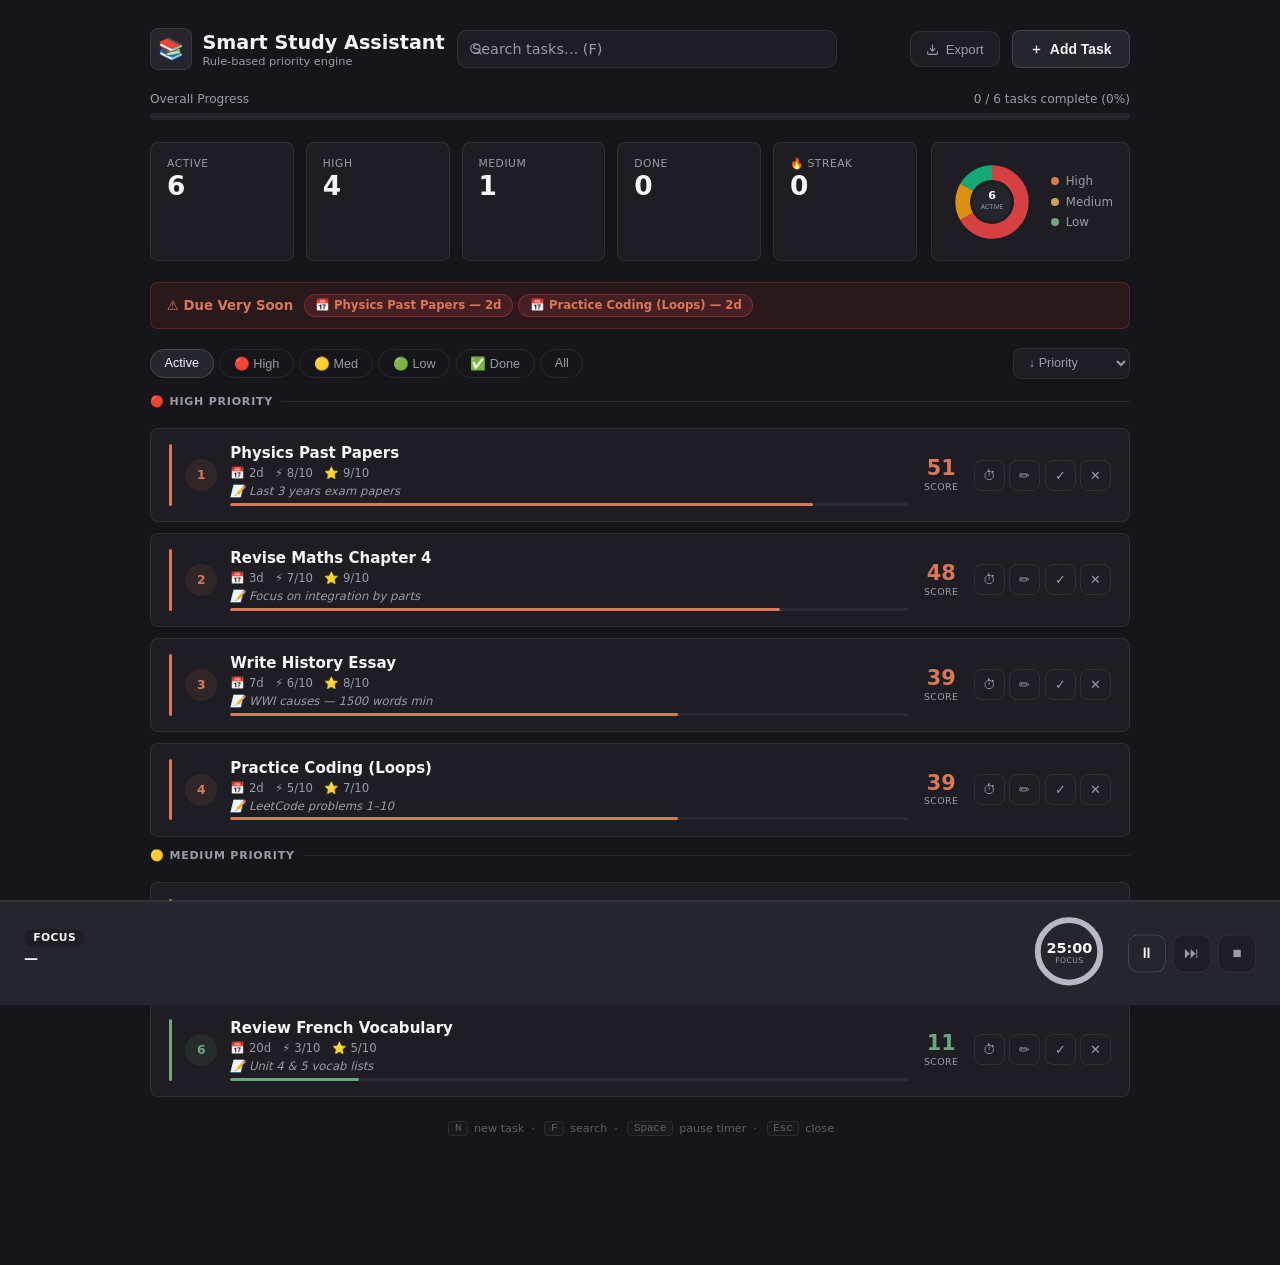
<file: index.html>
<!DOCTYPE html>
<html lang="en">
<head>
  <meta charset="UTF-8" />
  <meta name="viewport" content="width=device-width, initial-scale=1.0" />
  <title>Smart Study Assistant</title>
  <link rel="stylesheet" href="styles.css" />
</head>
<body>

  <!-- Particle canvas for confetti (pointer-events disabled in CSS) -->
  <canvas id="cfx"></canvas>

  <div class="app">

    <!-- ── Header ─────────────────────────────────────────────────────── -->
    <header>
      <div class="logo">
        <div class="logo-icon">📚</div>
        <div>
          <h1>Smart Study Assistant</h1>
          <p>Rule-based priority engine</p>
        </div>
      </div>

      <div class="search-wrap">
        <svg width="14" height="14" viewBox="0 0 24 24" fill="none"
             stroke="currentColor" stroke-width="2" aria-hidden="true">
          <circle cx="11" cy="11" r="8"/>
          <line x1="21" y1="21" x2="16.65" y2="16.65"/>
        </svg>
        <input class="search-input" id="search-input"
               type="text" placeholder="Search tasks… (F)" autocomplete="off" />
        <button class="search-clear" id="search-clear" aria-label="Clear search">✕</button>
      </div>

      <button class="hdr-btn" id="btn-export" title="Download tasks as JSON">
        <svg width="13" height="13" viewBox="0 0 24 24" fill="none"
             stroke="currentColor" stroke-width="2" aria-hidden="true">
          <path d="M21 15v4a2 2 0 0 1-2 2H5a2 2 0 0 1-2-2v-4"/>
          <polyline points="7 10 12 15 17 10"/>
          <line x1="12" y1="15" x2="12" y2="3"/>
        </svg>
        Export
      </button>

      <button class="btn-add" id="btn-add">
        <svg width="13" height="13" viewBox="0 0 24 24" fill="none"
             stroke="currentColor" stroke-width="2.5" aria-hidden="true">
          <line x1="12" y1="5" x2="12" y2="19"/>
          <line x1="5" y1="12" x2="19" y2="12"/>
        </svg>
        Add Task
      </button>
    </header>

    <!-- ── Progress bar ──────────────────────────────────────────────── -->
    <div class="progress-section">
      <div class="progress-info">
        <span>Overall Progress</span>
        <span id="prog-txt">0 / 0 tasks complete</span>
      </div>
      <div class="progress-track">
        <div class="progress-fill" id="prog-fill"></div>
      </div>
    </div>

    <!-- ── Dashboard ─────────────────────────────────────────────────── -->
    <div class="dashboard">
      <div class="stats">
        <div class="stat-card">
          <div class="stat-lbl">Active</div>
          <div class="stat-val c-acc"  id="s-total">0</div>
        </div>
        <div class="stat-card">
          <div class="stat-lbl">High</div>
          <div class="stat-val c-high" id="s-high">0</div>
        </div>
        <div class="stat-card">
          <div class="stat-lbl">Medium</div>
          <div class="stat-val c-med"  id="s-med">0</div>
        </div>
        <div class="stat-card">
          <div class="stat-lbl">Done</div>
          <div class="stat-val c-done" id="s-done">0</div>
        </div>
        <div class="stat-card">
          <div class="stat-lbl">🔥 Streak</div>
          <div class="stat-val c-fire" id="s-streak">0</div>
        </div>
      </div>

      <div class="chart-card">
        <svg id="donut" viewBox="0 0 120 120" width="88" height="88"
             role="img" aria-label="Priority distribution chart">
          <circle cx="60" cy="60" r="40" fill="none"
                  stroke="rgba(255,255,255,.05)" stroke-width="20"/>
          <text x="60" y="65" text-anchor="middle" fill="#a7a9be" font-size="11">No tasks</text>
        </svg>
        <div class="chart-legend">
          <div class="leg"><div class="leg-dot high"></div>High</div>
          <div class="leg"><div class="leg-dot med"></div>Medium</div>
          <div class="leg"><div class="leg-dot low"></div>Low</div>
        </div>
      </div>
    </div>

    <!-- ── Urgent tasks banner (shown conditionally by JS) ───────────── -->
    <div id="urgent" class="urgent-banner" hidden>
      <span class="urgent-title">⚠️ Due Very Soon</span>
      <div class="urgent-chips" id="uchips"></div>
    </div>

    <!-- ── Filter tabs + sort ─────────────────────────────────────────── -->
    <div class="controls-row">
      <div class="tabs" role="tablist">
        <button class="tab active" data-filter="active">Active</button>
        <button class="tab" data-filter="high">🔴 High</button>
        <button class="tab" data-filter="med">🟡 Med</button>
        <button class="tab" data-filter="low">🟢 Low</button>
        <button class="tab" data-filter="done">✅ Done</button>
        <button class="tab" data-filter="all">All</button>
      </div>
      <select class="sort-sel" id="sort-sel" aria-label="Sort tasks by">
        <option value="priority">↓ Priority</option>
        <option value="deadline">↑ Deadline</option>
        <option value="importance">↓ Importance</option>
        <option value="difficulty">↓ Difficulty</option>
        <option value="name">A–Z Name</option>
      </select>
    </div>

    <!-- ── Task list ──────────────────────────────────────────────────── -->
    <div id="task-list" role="list"></div>

    <!-- ── Keyboard shortcut hint ─────────────────────────────────────── -->
    <p class="kb-hint">
      <kbd>N</kbd> new task &nbsp;·&nbsp;
      <kbd>F</kbd> search &nbsp;·&nbsp;
      <kbd>Space</kbd> pause timer &nbsp;·&nbsp;
      <kbd>Esc</kbd> close
    </p>

  </div><!-- /.app -->

  <!-- ── Pomodoro timer bar (slides up from bottom) ─────────────────── -->
  <div class="timer-bar" id="timer-bar" aria-live="polite">
    <div class="timer-info">
      <div class="tmode-badge work" id="t-mode-badge">Focus</div>
      <div class="timer-task-name" id="t-task-name">—</div>
      <div class="timer-pomos"     id="t-pomos"></div>
    </div>

    <div class="timer-svg-wrap">
      <svg viewBox="0 0 80 80" width="78" height="78" aria-hidden="true">
        <circle cx="40" cy="40" r="32" fill="none"
                stroke="rgba(255,255,255,.07)" stroke-width="6"/>
        <circle id="t-circle" cx="40" cy="40" r="32" fill="none"
                stroke="var(--acc2)" stroke-width="6" stroke-linecap="round"
                stroke-dasharray="201.06" stroke-dashoffset="0"
                transform="rotate(-90 40 40)"/>
      </svg>
      <div class="timer-center">
        <span id="t-time">25:00</span>
        <span id="t-lbl">FOCUS</span>
      </div>
    </div>

    <div class="timer-btns">
      <button class="tbtn primary" id="t-pause-btn" title="Pause / Resume">⏸</button>
      <button class="tbtn"         id="t-skip-btn"  title="Skip to next phase">⏭</button>
      <button class="tbtn"         id="t-stop-btn"  title="Stop timer">■</button>
    </div>
  </div>

  <!-- ── Add / Edit modal ───────────────────────────────────────────── -->
  <div class="overlay" id="overlay" role="dialog"
       aria-modal="true" aria-labelledby="modal-title">
    <div class="modal">
      <div class="modal-hdr">
        <span class="modal-title" id="modal-title">New Task</span>
        <button class="x-btn" id="modal-close" aria-label="Close">✕</button>
      </div>

      <div class="fg">
        <label for="inp-name">Task Name</label>
        <input type="text" id="inp-name"
               placeholder="e.g. Revise Chapter 4" maxlength="80" />
      </div>

      <div class="fg">
        <label for="inp-dl">Deadline <span>(days from today · 1–30)</span></label>
        <input type="number" id="inp-dl" min="1" max="30" value="7" />
      </div>

      <div class="fg">
        <label for="inp-dif">Difficulty <span>(1 = easy · 10 = very hard)</span></label>
        <div class="slider-row">
          <input type="range" id="inp-dif" min="1" max="10" value="5" />
          <span class="sval" id="v-dif" aria-live="polite">5</span>
        </div>
      </div>

      <div class="fg">
        <label for="inp-imp">Importance <span>(1 = minor · 10 = critical)</span></label>
        <div class="slider-row">
          <input type="range" id="inp-imp" min="1" max="10" value="5" />
          <span class="sval" id="v-imp" aria-live="polite">5</span>
        </div>
      </div>

      <div class="fg">
        <label for="inp-notes">Notes <span>(optional)</span></label>
        <textarea id="inp-notes" placeholder="Extra details, links, reminders…"></textarea>
      </div>

      <div class="score-preview">
        <div>
          <div class="sp-lbl">Priority Score Preview</div>
          <div class="sp-form">(importance×3) + (difficulty×2) + (10−deadline)</div>
        </div>
        <span class="sp-val" id="sp-val" aria-live="polite">—</span>
      </div>

      <button class="sub-btn" id="sub-btn">
        <span id="sub-txt">Add Task</span>
      </button>
    </div>
  </div>

  <!-- ── Toast notifications ────────────────────────────────────────── -->
  <div class="toasts" id="toasts" aria-live="polite"></div>

  <!-- Entry point — ES module, deferred by default -->
  <script type="module" src="app.js"></script>
</body>
</html>
</file>
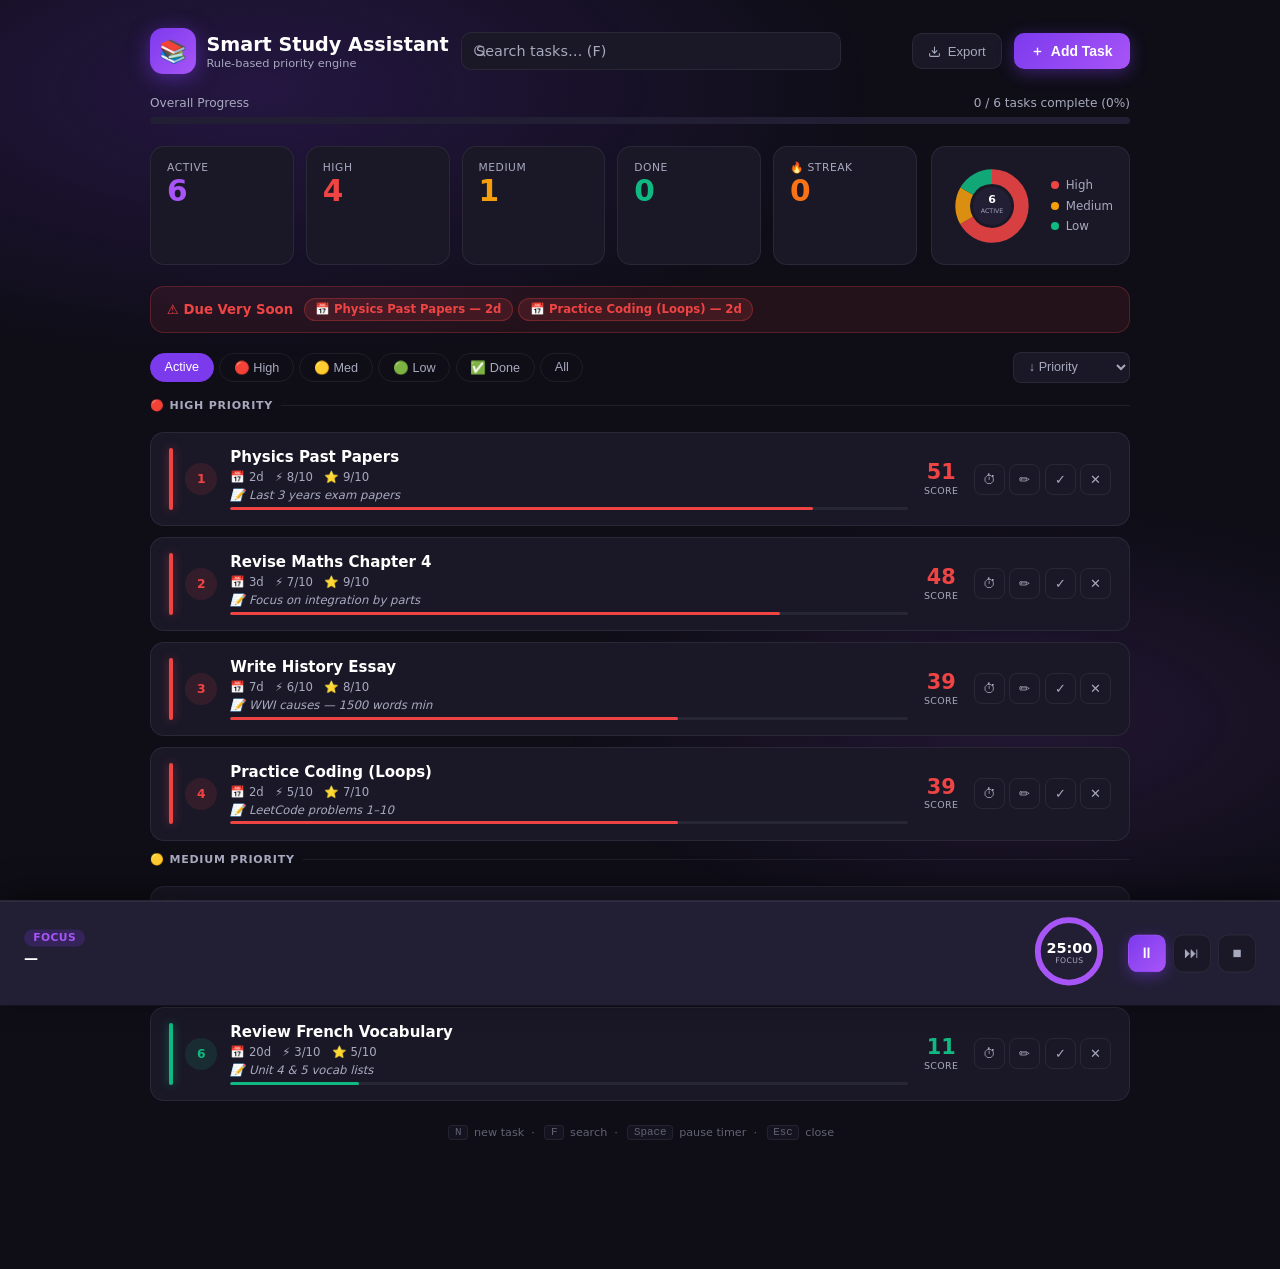
<file: smart_study_assistant.html>
<!DOCTYPE html>
<html lang="en">
<head>
<meta charset="UTF-8" />
<meta name="viewport" content="width=device-width, initial-scale=1.0" />
<title>Smart Study Assistant</title>
<style>
/* ── Reset & variables ──────────────────────────────────────────────────── */
*, *::before, *::after { box-sizing: border-box; margin: 0; padding: 0; }
:root {
  --bg:       #0f0e17;
  --sur:      #1a1827;
  --sur2:     #221f35;
  --sur3:     #2a2740;
  --bdr:      rgba(255,255,255,0.07);
  --bdr2:     rgba(255,255,255,0.13);
  --txt:      #fffffe;
  --muted:    #a7a9be;
  --acc:      #7c3aed;
  --acc2:     #a855f7;
  --high:     #ef4444;
  --high-bg:  rgba(239,68,68,0.12);
  --med:      #f59e0b;
  --med-bg:   rgba(245,158,11,0.12);
  --low:      #10b981;
  --low-bg:   rgba(16,185,129,0.12);
  --blue:     #60a5fa;
  --blue-bg:  rgba(96,165,250,0.12);
  --r:        14px;
  --sh:       0 8px 32px rgba(0,0,0,0.4);
  --sh2:      0 24px 64px rgba(0,0,0,0.6);
}
html { scroll-behavior: smooth; }
body {
  font-family: 'Segoe UI', system-ui, sans-serif;
  background: var(--bg); color: var(--txt);
  min-height: 100vh; overflow-x: hidden;
}
body::before {
  content: ''; position: fixed; inset: 0; z-index: -1;
  background:
    radial-gradient(ellipse 80% 50% at 20% 10%, rgba(124,58,237,.2) 0%, transparent 60%),
    radial-gradient(ellipse 60% 40% at 80% 80%, rgba(168,85,247,.13) 0%, transparent 60%);
}

/* ── Layout ─────────────────────────────────────────────────────────────── */
.app { max-width: 1020px; margin: 0 auto; padding: 1.75rem 1.25rem 8rem; }

/* ── Header ─────────────────────────────────────────────────────────────── */
header {
  display: grid;
  grid-template-columns: auto 1fr auto auto;
  align-items: center; gap: .75rem;
  margin-bottom: 1.4rem;
}
.logo { display: flex; align-items: center; gap: .65rem; }
.logo-icon {
  width: 46px; height: 46px; border-radius: 13px; flex-shrink: 0;
  background: linear-gradient(135deg, var(--acc), var(--acc2));
  display: grid; place-items: center; font-size: 1.4rem;
  box-shadow: 0 4px 20px rgba(124,58,237,.5);
}
.logo h1 { font-size: 1.2rem; font-weight: 700; white-space: nowrap; }
.logo p  { font-size: .71rem; color: var(--muted); }

/* Search */
.search-wrap { position: relative; max-width: 380px; width: 100%; }
.search-wrap svg { position: absolute; left: .75rem; top: 50%; transform: translateY(-50%); color: var(--muted); pointer-events: none; }
.search-input {
  width: 100%; padding: .62rem .9rem .62rem 2.25rem;
  border-radius: 10px; border: 1px solid var(--bdr);
  background: var(--sur); color: var(--txt); font-size: .87rem;
  outline: none; transition: border-color .2s, box-shadow .2s;
}
.search-input:focus { border-color: var(--acc); box-shadow: 0 0 0 3px rgba(124,58,237,.2); }
.search-input::placeholder { color: var(--muted); }
.search-clear {
  position: absolute; right: .6rem; top: 50%; transform: translateY(-50%);
  background: none; border: none; color: var(--muted); cursor: pointer;
  font-size: .85rem; padding: .2rem; display: none;
}
.search-clear.show { display: block; }

/* Header action buttons */
.hdr-btn {
  display: flex; align-items: center; gap: .4rem;
  padding: .6rem .95rem; border: 1px solid var(--bdr);
  border-radius: 10px; background: var(--sur);
  color: var(--muted); font-size: .82rem;
  cursor: pointer; transition: all .15s; white-space: nowrap;
}
.hdr-btn:hover { border-color: var(--acc); color: var(--acc2); background: rgba(124,58,237,.08); }
.btn-add {
  display: flex; align-items: center; gap: .4rem;
  padding: .62rem 1.1rem; border: none; border-radius: 10px;
  background: linear-gradient(135deg, var(--acc), var(--acc2));
  color: #fff; font-size: .87rem; font-weight: 600;
  cursor: pointer; transition: transform .15s, box-shadow .15s;
  box-shadow: 0 4px 16px rgba(124,58,237,.4); white-space: nowrap;
}
.btn-add:hover { transform: translateY(-2px); box-shadow: 0 8px 28px rgba(124,58,237,.55); }
.btn-add:active { transform: translateY(0); }

/* ── Progress bar ────────────────────────────────────────────────────────── */
.progress-section { margin-bottom: 1.4rem; }
.progress-info { display: flex; justify-content: space-between; font-size: .76rem; color: var(--muted); margin-bottom: .4rem; }
.progress-track { height: 7px; background: var(--sur2); border-radius: 7px; overflow: hidden; }
.progress-fill {
  height: 100%; border-radius: 7px; width: 0%;
  background: linear-gradient(90deg, var(--acc), var(--acc2));
  transition: width .7s cubic-bezier(.4,0,.2,1);
}

/* ── Dashboard ───────────────────────────────────────────────────────────── */
.dashboard { display: flex; gap: .9rem; margin-bottom: 1.3rem; flex-wrap: wrap; }
.stats { display: flex; gap: .75rem; flex: 1; flex-wrap: wrap; min-width: 0; }
.stat-card {
  flex: 1; min-width: 90px; background: var(--sur);
  border: 1px solid var(--bdr); border-radius: var(--r);
  padding: .85rem 1rem; transition: transform .2s; cursor: default;
}
.stat-card:hover { transform: translateY(-3px); }
.stat-lbl { font-size: .67rem; color: var(--muted); text-transform: uppercase; letter-spacing: .05em; margin-bottom: .2rem; }
.stat-val { font-size: 1.85rem; font-weight: 800; line-height: 1; }
.stat-val.c-acc   { color: var(--acc2); }
.stat-val.c-high  { color: var(--high); }
.stat-val.c-med   { color: var(--med); }
.stat-val.c-done  { color: var(--low); }
.stat-val.c-fire  { color: #f97316; }

/* Donut chart */
.chart-card {
  background: var(--sur); border: 1px solid var(--bdr); border-radius: var(--r);
  padding: .9rem 1rem; display: flex; align-items: center; gap: .9rem; flex-shrink: 0;
}
.chart-legend { display: flex; flex-direction: column; gap: .4rem; }
.leg { display: flex; align-items: center; gap: .45rem; font-size: .74rem; color: var(--muted); }
.leg-dot { width: 8px; height: 8px; border-radius: 50%; flex-shrink: 0; }

/* ── Urgent banner ───────────────────────────────────────────────────────── */
.urgent-banner {
  background: rgba(239,68,68,.09); border: 1px solid rgba(239,68,68,.25);
  border-radius: var(--r); padding: .7rem 1rem;
  margin-bottom: 1.2rem; display: flex; align-items: center; gap: .65rem; flex-wrap: wrap;
}
.urgent-title { font-size: .83rem; font-weight: 700; color: var(--high); white-space: nowrap; }
.urgent-chips { display: flex; flex-wrap: wrap; gap: .35rem; }
.uchip {
  padding: .22rem .65rem; border-radius: 50px;
  background: rgba(239,68,68,.15); color: var(--high);
  font-size: .73rem; font-weight: 600; border: 1px solid rgba(239,68,68,.3);
}

/* ── Controls ────────────────────────────────────────────────────────────── */
.controls-row { display: flex; align-items: center; gap: .65rem; margin-bottom: .95rem; flex-wrap: wrap; }
.tabs { display: flex; gap: .35rem; flex: 1; flex-wrap: wrap; }
.tab {
  padding: .38rem .85rem; border-radius: 50px; border: 1px solid var(--bdr);
  background: transparent; color: var(--muted); font-size: .79rem;
  cursor: pointer; transition: all .15s; white-space: nowrap;
}
.tab.active, .tab:hover { background: var(--acc); border-color: var(--acc); color: #fff; }
.sort-sel {
  padding: .38rem .7rem; border-radius: 8px; border: 1px solid var(--bdr);
  background: var(--sur); color: var(--muted); font-size: .79rem;
  cursor: pointer; outline: none; transition: border-color .15s;
}
.sort-sel:focus { border-color: var(--acc); }
.sort-sel option { background: var(--sur2); }

/* ── Task list ───────────────────────────────────────────────────────────── */
#task-list { display: flex; flex-direction: column; gap: .7rem; }
.empty-state { text-align: center; padding: 3.5rem 1rem; color: var(--muted); }
.empty-icon { font-size: 3rem; margin-bottom: .7rem; opacity: .4; }
.empty-state p { font-size: .95rem; }

/* ── Task card ───────────────────────────────────────────────────────────── */
.task-card {
  background: var(--sur); border: 1px solid var(--bdr); border-radius: var(--r);
  padding: .95rem 1.1rem;
  display: grid;
  grid-template-columns: 4px auto 1fr auto auto;
  align-items: center; gap: .8rem;
  transition: transform .2s, box-shadow .2s;
  animation: slideIn .25s ease;
  position: relative; overflow: hidden;
}
.task-card:hover { transform: translateY(-2px); box-shadow: var(--sh); }
.task-card.done { opacity: .52; }

/* Left accent strip */
.strip { width: 4px; align-self: stretch; border-radius: 4px; flex-shrink: 0; }
.task-card.high .strip { background: var(--high); box-shadow: 0 0 10px rgba(239,68,68,.5); }
.task-card.med  .strip { background: var(--med);  box-shadow: 0 0 10px rgba(245,158,11,.5); }
.task-card.low  .strip { background: var(--low);  box-shadow: 0 0 10px rgba(16,185,129,.5); }

/* Rank badge */
.rank {
  width: 32px; height: 32px; border-radius: 50%;
  display: grid; place-items: center; font-size: .77rem; font-weight: 700; flex-shrink: 0;
}
.task-card.high .rank { background: var(--high-bg); color: var(--high); }
.task-card.med  .rank { background: var(--med-bg);  color: var(--med);  }
.task-card.low  .rank { background: var(--low-bg);  color: var(--low);  }

/* Body */
.task-body { min-width: 0; }
.task-name {
  font-size: .94rem; font-weight: 600;
  white-space: nowrap; overflow: hidden; text-overflow: ellipsis; margin-bottom: .22rem;
}
.task-card.done .task-name { text-decoration: line-through; color: var(--muted); }
.task-meta { display: flex; flex-wrap: wrap; gap: .25rem .7rem; font-size: .73rem; color: var(--muted); margin-bottom: .25rem; }
.task-notes {
  font-size: .73rem; color: var(--muted); font-style: italic;
  white-space: nowrap; overflow: hidden; text-overflow: ellipsis; margin-bottom: .3rem;
}
.pbar-track { height: 3px; background: rgba(255,255,255,.06); border-radius: 3px; overflow: hidden; }
.pbar-fill  { height: 100%; border-radius: 3px; transition: width .6s cubic-bezier(.4,0,.2,1); }
.task-card.high .pbar-fill { background: var(--high); }
.task-card.med  .pbar-fill { background: var(--med);  }
.task-card.low  .pbar-fill { background: var(--low);  }

/* Score badge */
.score-badge { display: flex; flex-direction: column; align-items: center; gap: .1rem; flex-shrink: 0; min-width: 40px; }
.score-num { font-size: 1.3rem; font-weight: 800; line-height: 1; }
.task-card.high .score-num { color: var(--high); }
.task-card.med  .score-num { color: var(--med);  }
.task-card.low  .score-num { color: var(--low);  }
.score-lbl { font-size: .59rem; color: var(--muted); text-transform: uppercase; letter-spacing: .04em; }

/* Action buttons */
.task-actions { display: flex; gap: .28rem; flex-shrink: 0; }
.ibtn {
  width: 31px; height: 31px; border-radius: 8px; border: 1px solid var(--bdr);
  background: transparent; color: var(--muted); font-size: .82rem;
  cursor: pointer; display: grid; place-items: center; transition: all .15s;
}
.ibtn:hover           { border-color: var(--acc);  color: var(--acc2); background: rgba(124,58,237,.1); }
.ibtn.done-btn:hover  { border-color: var(--low);  color: var(--low);  background: var(--low-bg); }
.ibtn.del-btn:hover   { border-color: var(--high); color: var(--high); background: var(--high-bg); }
.ibtn.focus-btn:hover { border-color: var(--med);  color: var(--med);  background: var(--med-bg); }
.ibtn.focus-on  { background: var(--med-bg);  color: var(--med);  border-color: var(--med); }
.ibtn.ticked    { background: var(--low-bg);  color: var(--low);  border-color: var(--low); }

/* IN FOCUS badge */
.focus-badge {
  position: absolute; top: .45rem; right: .45rem;
  padding: .13rem .48rem; border-radius: 50px;
  background: var(--med-bg); color: var(--med); border: 1px solid rgba(245,158,11,.3);
  font-size: .62rem; font-weight: 700; letter-spacing: .04em;
  animation: blink 2s ease-in-out infinite;
}
@keyframes blink { 0%,100%{opacity:1} 50%{opacity:.45} }
@keyframes slideIn { from{opacity:0;transform:translateY(8px)} to{opacity:1;transform:translateY(0)} }

/* Section divider */
.sec-lbl {
  font-size: .69rem; font-weight: 700; color: var(--muted);
  text-transform: uppercase; letter-spacing: .07em;
  display: flex; align-items: center; gap: .5rem;
  margin-bottom: .55rem; margin-top: .1rem;
}
.sec-lbl::after { content:''; flex:1; height:1px; background: var(--bdr); }

/* ── Pomodoro timer bar ───────────────────────────────────────────────────── */
.timer-bar {
  position: fixed; bottom: 0; left: 0; right: 0; z-index: 60;
  background: var(--sur2); border-top: 1px solid var(--bdr2);
  padding: .7rem 1.5rem; display: flex; align-items: center; gap: 1.2rem;
  transform: translateY(100%);
  transition: transform .35s cubic-bezier(.34,1.56,.64,1);
  box-shadow: 0 -8px 30px rgba(0,0,0,.45);
}
.timer-bar.up { transform: translateY(0); }
.timer-info { flex: 1; min-width: 0; }
.tmode-badge {
  display: inline-block; padding: .14rem .58rem; border-radius: 50px;
  font-size: .67rem; font-weight: 700; text-transform: uppercase; letter-spacing: .04em; margin-bottom: .22rem;
}
.tmode-badge.work  { background: rgba(124,58,237,.2); color: var(--acc2); }
.tmode-badge.short { background: var(--low-bg);  color: var(--low); }
.tmode-badge.long  { background: var(--blue-bg); color: var(--blue); }
.timer-task-name { font-size: .88rem; font-weight: 600; white-space: nowrap; overflow: hidden; text-overflow: ellipsis; }
.timer-pomos { font-size: .78rem; margin-top: .12rem; min-height: 1em; }

/* SVG timer circle */
.timer-svg-wrap { position: relative; flex-shrink: 0; }
.timer-center {
  position: absolute; inset: 0; display: flex; flex-direction: column;
  align-items: center; justify-content: center; pointer-events: none;
}
#t-time { font-size: .9rem; font-weight: 800; line-height: 1; }
#t-lbl  { font-size: .48rem; color: var(--muted); text-transform: uppercase; letter-spacing: .05em; }

/* Timer buttons */
.timer-btns { display: flex; gap: .45rem; align-items: center; }
.tbtn {
  width: 38px; height: 38px; border-radius: 10px; border: 1px solid var(--bdr);
  background: var(--sur); color: var(--muted); font-size: .95rem;
  cursor: pointer; display: grid; place-items: center; transition: all .15s;
}
.tbtn:hover { border-color: var(--acc); color: var(--acc2); background: rgba(124,58,237,.1); }
.tbtn.primary {
  background: linear-gradient(135deg, var(--acc), var(--acc2));
  border-color: transparent; color: #fff;
  box-shadow: 0 4px 14px rgba(124,58,237,.4);
}
.tbtn.primary:hover { transform: scale(1.06); }

/* ── Modal ───────────────────────────────────────────────────────────────── */
.overlay {
  position: fixed; inset: 0; z-index: 100;
  background: rgba(0,0,0,.7); backdrop-filter: blur(6px);
  display: flex; align-items: center; justify-content: center; padding: 1rem;
  opacity: 0; pointer-events: none; transition: opacity .2s;
}
.overlay.open { opacity: 1; pointer-events: all; }
.modal {
  background: var(--sur2); border: 1px solid var(--bdr2); border-radius: 20px;
  padding: 1.75rem; width: 100%; max-width: 490px; max-height: 90vh; overflow-y: auto;
  box-shadow: var(--sh2);
  transform: scale(.93) translateY(12px);
  transition: transform .3s cubic-bezier(.34,1.56,.64,1);
}
.modal::-webkit-scrollbar { width: 4px; }
.modal::-webkit-scrollbar-thumb { background: var(--bdr2); border-radius: 4px; }
.overlay.open .modal { transform: scale(1) translateY(0); }
.modal-hdr { display: flex; justify-content: space-between; align-items: center; margin-bottom: 1.35rem; }
.modal-title { font-size: 1.15rem; font-weight: 700; }
.x-btn {
  width: 32px; height: 32px; border-radius: 8px; border: 1px solid var(--bdr);
  background: transparent; color: var(--muted); font-size: 1rem;
  cursor: pointer; display: grid; place-items: center; transition: all .15s;
}
.x-btn:hover { background: var(--high-bg); color: var(--high); border-color: var(--high); }

/* Form */
.fg { margin-bottom: 1.05rem; }
label {
  display: block; font-size: .75rem; font-weight: 700; color: var(--muted);
  text-transform: uppercase; letter-spacing: .04em; margin-bottom: .38rem;
}
label span { font-weight: 400; text-transform: none; letter-spacing: 0; }
input[type="text"], input[type="number"], textarea {
  width: 100%; padding: .65rem .9rem; border-radius: 10px;
  border: 1px solid var(--bdr); background: var(--sur); color: var(--txt);
  font-size: .9rem; outline: none; font-family: inherit;
  transition: border-color .2s, box-shadow .2s;
}
textarea { resize: vertical; min-height: 68px; }
input:focus, textarea:focus { border-color: var(--acc); box-shadow: 0 0 0 3px rgba(124,58,237,.2); }

.slider-row { display: flex; align-items: center; gap: .8rem; }
input[type="range"] {
  flex: 1; -webkit-appearance: none; height: 5px; border-radius: 5px;
  background: var(--sur); outline: none; cursor: pointer;
}
input[type="range"]::-webkit-slider-thumb {
  -webkit-appearance: none; width: 17px; height: 17px; border-radius: 50%;
  background: var(--acc2); box-shadow: 0 0 8px rgba(168,85,247,.6); transition: transform .1s;
}
input[type="range"]::-webkit-slider-thumb:hover { transform: scale(1.25); }
.sval { min-width: 22px; text-align: center; font-size: .93rem; font-weight: 700; color: var(--acc2); }

/* Score preview */
.score-preview {
  background: var(--sur); border: 1px solid var(--bdr); border-radius: 12px;
  padding: .85rem 1.05rem; display: flex; align-items: center; justify-content: space-between;
  margin-bottom: 1.1rem; gap: 1rem;
}
.sp-lbl   { font-size: .79rem; color: var(--muted); }
.sp-form  { font-size: .67rem; color: var(--muted); opacity: .7; margin-top: 2px; }
.sp-val   { font-size: 1.9rem; font-weight: 800; }

.sub-btn {
  width: 100%; padding: .76rem; border: none; border-radius: 12px;
  background: linear-gradient(135deg, var(--acc), var(--acc2));
  color: #fff; font-size: .95rem; font-weight: 700;
  cursor: pointer; transition: transform .15s, box-shadow .15s;
  box-shadow: 0 4px 16px rgba(124,58,237,.4);
}
.sub-btn:hover { transform: translateY(-1px); box-shadow: 0 7px 24px rgba(124,58,237,.55); }

/* ── Keyboard shortcut hint ───────────────────────────────────────────────── */
.kb-hint { text-align: center; font-size: .7rem; color: var(--muted); margin-top: 1.5rem; opacity: .55; }
.kb-hint kbd {
  display: inline-block; padding: .05rem .35rem; border-radius: 4px;
  border: 1px solid var(--bdr2); font-size: .68rem; font-family: monospace;
  background: var(--sur); color: var(--muted); margin: 0 .15rem;
}

/* ── Toasts ───────────────────────────────────────────────────────────────── */
.toasts { position: fixed; bottom: 5.5rem; right: 1.25rem; z-index: 200; display: flex; flex-direction: column; gap: .4rem; }
.toast {
  padding: .62rem 1rem; border-radius: 10px;
  font-size: .81rem; font-weight: 600; display: flex; align-items: center; gap: .6rem;
  max-width: 340px; animation: tIn .25s ease; pointer-events: all;
}
.toast.s { background: rgba(16,185,129,.14); color: var(--low);  border: 1px solid rgba(16,185,129,.3); }
.toast.i { background: rgba(124,58,237,.14); color: var(--acc2); border: 1px solid rgba(124,58,237,.3); }
.toast.w { background: rgba(245,158,11,.14); color: var(--med);  border: 1px solid rgba(245,158,11,.3); }
.undo-btn {
  margin-left: auto; padding: .18rem .55rem; border-radius: 6px; border: 1px solid currentColor;
  background: transparent; color: inherit; font-size: .74rem; font-weight: 700;
  cursor: pointer; flex-shrink: 0;
}
.undo-btn:hover { background: rgba(255,255,255,.1); }
@keyframes tIn { from{opacity:0;transform:translateY(6px)} to{opacity:1;transform:translateY(0)} }

/* ── Responsive ───────────────────────────────────────────────────────────── */
@media (max-width: 620px) {
  header { grid-template-columns: auto 1fr auto; }
  .search-wrap { grid-column: 1/-1; max-width: 100%; }
  .score-badge, .chart-card { display: none; }
  .task-card { grid-template-columns: 4px auto 1fr auto; }
}
@keyframes shake {
  0%,100%{transform:translateX(0)} 20%{transform:translateX(-5px)}
  40%{transform:translateX(5px)} 60%{transform:translateX(-4px)} 80%{transform:translateX(4px)}
}
</style>
</head>
<body>

<!-- Confetti canvas -->
<canvas id="cfx" style="position:fixed;inset:0;pointer-events:none;z-index:998;"></canvas>

<div class="app">

  <!-- Header -->
  <header>
    <div class="logo">
      <div class="logo-icon">📚</div>
      <div><h1>Smart Study Assistant</h1><p>Rule-based priority engine</p></div>
    </div>

    <div class="search-wrap">
      <svg width="14" height="14" viewBox="0 0 24 24" fill="none" stroke="currentColor" stroke-width="2">
        <circle cx="11" cy="11" r="8"/><line x1="21" y1="21" x2="16.65" y2="16.65"/>
      </svg>
      <input class="search-input" id="search-input" type="text" placeholder="Search tasks… (F)" oninput="onSearch(this.value)" />
      <button class="search-clear" id="search-clear" onclick="clearSearch()">✕</button>
    </div>

    <button class="hdr-btn" onclick="exportJSON()" title="Export tasks as JSON">
      <svg width="13" height="13" viewBox="0 0 24 24" fill="none" stroke="currentColor" stroke-width="2">
        <path d="M21 15v4a2 2 0 0 1-2 2H5a2 2 0 0 1-2-2v-4"/>
        <polyline points="7 10 12 15 17 10"/><line x1="12" y1="15" x2="12" y2="3"/>
      </svg>Export
    </button>

    <button class="btn-add" onclick="openModal()">
      <svg width="13" height="13" viewBox="0 0 24 24" fill="none" stroke="currentColor" stroke-width="2.5">
        <line x1="12" y1="5" x2="12" y2="19"/><line x1="5" y1="12" x2="19" y2="12"/>
      </svg>Add Task
    </button>
  </header>

  <!-- Progress bar -->
  <div class="progress-section">
    <div class="progress-info">
      <span>Overall Progress</span>
      <span id="prog-txt">0 / 0 tasks complete</span>
    </div>
    <div class="progress-track"><div class="progress-fill" id="prog-fill"></div></div>
  </div>

  <!-- Dashboard -->
  <div class="dashboard">
    <div class="stats">
      <div class="stat-card"><div class="stat-lbl">Active</div><div class="stat-val c-acc"  id="s-total">0</div></div>
      <div class="stat-card"><div class="stat-lbl">High</div>  <div class="stat-val c-high" id="s-high">0</div></div>
      <div class="stat-card"><div class="stat-lbl">Medium</div><div class="stat-val c-med"  id="s-med">0</div></div>
      <div class="stat-card"><div class="stat-lbl">Done</div>  <div class="stat-val c-done" id="s-done">0</div></div>
      <div class="stat-card"><div class="stat-lbl">🔥 Streak</div><div class="stat-val c-fire" id="s-streak">0</div></div>
    </div>
    <div class="chart-card">
      <svg id="donut" viewBox="0 0 120 120" width="88" height="88">
        <circle cx="60" cy="60" r="40" fill="none" stroke="rgba(255,255,255,.05)" stroke-width="20"/>
        <text x="60" y="65" text-anchor="middle" fill="#a7a9be" font-size="11">No tasks</text>
      </svg>
      <div class="chart-legend">
        <div class="leg"><div class="leg-dot" style="background:var(--high)"></div>High</div>
        <div class="leg"><div class="leg-dot" style="background:var(--med)"></div>Medium</div>
        <div class="leg"><div class="leg-dot" style="background:var(--low)"></div>Low</div>
      </div>
    </div>
  </div>

  <!-- Urgent banner -->
  <div id="urgent" class="urgent-banner" style="display:none">
    <span class="urgent-title">⚠️ Due Very Soon</span>
    <div class="urgent-chips" id="uchips"></div>
  </div>

  <!-- Controls -->
  <div class="controls-row">
    <div class="tabs">
      <button class="tab active" onclick="setFilter('active',this)">Active</button>
      <button class="tab" onclick="setFilter('high',this)">🔴 High</button>
      <button class="tab" onclick="setFilter('med',this)">🟡 Med</button>
      <button class="tab" onclick="setFilter('low',this)">🟢 Low</button>
      <button class="tab" onclick="setFilter('done',this)">✅ Done</button>
      <button class="tab" onclick="setFilter('all',this)">All</button>
    </div>
    <select class="sort-sel" id="sort-sel" onchange="render()">
      <option value="priority">↓ Priority</option>
      <option value="deadline">↑ Deadline</option>
      <option value="importance">↓ Importance</option>
      <option value="difficulty">↓ Difficulty</option>
      <option value="name">A–Z Name</option>
    </select>
  </div>

  <!-- Task list -->
  <div id="task-list"></div>

  <div class="kb-hint">
    <kbd>N</kbd> new task &nbsp;·&nbsp; <kbd>F</kbd> search &nbsp;·&nbsp;
    <kbd>Space</kbd> pause timer &nbsp;·&nbsp; <kbd>Esc</kbd> close
  </div>

</div>

<!-- Pomodoro Timer Bar -->
<div class="timer-bar" id="timer-bar">
  <div class="timer-info">
    <div class="tmode-badge work" id="t-mode-badge">Focus</div>
    <div class="timer-task-name" id="t-task-name">—</div>
    <div class="timer-pomos" id="t-pomos"></div>
  </div>

  <div class="timer-svg-wrap">
    <svg viewBox="0 0 80 80" width="78" height="78">
      <circle cx="40" cy="40" r="32" fill="none" stroke="rgba(255,255,255,.07)" stroke-width="6"/>
      <circle id="t-circle" cx="40" cy="40" r="32" fill="none"
        stroke="var(--acc2)" stroke-width="6" stroke-linecap="round"
        stroke-dasharray="201.06" stroke-dashoffset="0"
        transform="rotate(-90 40 40)"
        style="transition:stroke-dashoffset 1s linear"/>
    </svg>
    <div class="timer-center">
      <span id="t-time">25:00</span>
      <span id="t-lbl">FOCUS</span>
    </div>
  </div>

  <div class="timer-btns">
    <button class="tbtn primary" id="t-pause-btn" onclick="timerPause()" title="Pause / Resume">⏸</button>
    <button class="tbtn" onclick="timerSkip()"  title="Skip to next phase">⏭</button>
    <button class="tbtn" onclick="timerStop()"  title="Stop timer">■</button>
  </div>
</div>

<!-- Add / Edit Modal -->
<div class="overlay" id="overlay" onclick="overlayClick(event)">
  <div class="modal">
    <div class="modal-hdr">
      <span class="modal-title" id="modal-title">New Task</span>
      <button class="x-btn" onclick="closeModal()">✕</button>
    </div>

    <div class="fg">
      <label>Task Name</label>
      <input type="text" id="inp-name" placeholder="e.g. Revise Chapter 4" maxlength="80"/>
    </div>
    <div class="fg">
      <label>Deadline <span>(days from today · 1–30)</span></label>
      <input type="number" id="inp-dl" min="1" max="30" value="7" oninput="liveScore()"/>
    </div>
    <div class="fg">
      <label>Difficulty <span>(1 = easy · 10 = very hard)</span></label>
      <div class="slider-row">
        <input type="range" id="inp-dif" min="1" max="10" value="5" oninput="syncS('dif');liveScore()"/>
        <span class="sval" id="v-dif">5</span>
      </div>
    </div>
    <div class="fg">
      <label>Importance <span>(1 = minor · 10 = critical)</span></label>
      <div class="slider-row">
        <input type="range" id="inp-imp" min="1" max="10" value="5" oninput="syncS('imp');liveScore()"/>
        <span class="sval" id="v-imp">5</span>
      </div>
    </div>
    <div class="fg">
      <label>Notes <span>(optional)</span></label>
      <textarea id="inp-notes" placeholder="Extra details, links, reminders…"></textarea>
    </div>

    <div class="score-preview">
      <div>
        <div class="sp-lbl">Priority Score Preview</div>
        <div class="sp-form">(importance×3) + (difficulty×2) + (10−deadline)</div>
      </div>
      <span class="sp-val" id="sp-val">—</span>
    </div>

    <button class="sub-btn" onclick="submitTask()"><span id="sub-txt">Add Task</span></button>
  </div>
</div>

<!-- Toasts -->
<div class="toasts" id="toasts"></div>

<script>
// ─── State ───────────────────────────────────────────────────────────────────
let tasks     = [];
let filter    = 'active';
let searchQ   = '';
let editId    = null;
let trash     = null;
let trashTmr  = null;

// Pomodoro
const TMR = {
  taskId: null, mode: 'work',
  rem: 25*60, total: 25*60,
  paused: true, pomos: 0, iv: null,
};
const DUR   = { work:25*60, short:5*60, long:15*60 };
const MLBL  = { work:'Focus', short:'Short Break', long:'Long Break' };
const MCLR  = { work:'var(--acc2)', short:'var(--low)', long:'var(--blue)' };
const MSLBL = { work:'FOCUS', short:'BREAK', long:'BREAK' };
const T_CIRC = 2 * Math.PI * 32; // ≈ 201.06

const MAX_SCORE = (10*3)+(10*2)+(10-1); // 59

// ─── Persistence ─────────────────────────────────────────────────────────────
function save() { localStorage.setItem('ssa3', JSON.stringify(tasks)); }
function load() {
  try {
    const raw = localStorage.getItem('ssa3')
             || localStorage.getItem('ssa_tasks_v2')
             || localStorage.getItem('ssa_tasks');
    tasks = raw ? JSON.parse(raw) : [];
    tasks.forEach(t => { if (!('notes' in t)) t.notes = ''; });
  } catch { tasks = []; }
}

// ─── Streak ───────────────────────────────────────────────────────────────────
function getStreak() {
  try { return JSON.parse(localStorage.getItem('ssa_streak') || '{"date":"","n":0}'); }
  catch { return { date:'', n:0 }; }
}
function bumpStreak() {
  const today = new Date().toDateString();
  const s = getStreak();
  if (s.date === today) return s.n;
  const yest = new Date(); yest.setDate(yest.getDate()-1);
  s.n = s.date === yest.toDateString() ? s.n+1 : 1;
  s.date = today;
  localStorage.setItem('ssa_streak', JSON.stringify(s));
  return s.n;
}

// ─── Priority ─────────────────────────────────────────────────────────────────
function calc(t) { return (t.importance*3) + (t.difficulty*2) + (10 - t.deadline); }
function tier(s)  { return s >= 35 ? 'high' : s >= 20 ? 'med' : 'low'; }

// ─── Donut chart ──────────────────────────────────────────────────────────────
function drawDonut(counts, total) {
  const svg = document.getElementById('donut');
  if (!total) {
    svg.innerHTML = `
      <circle cx="60" cy="60" r="40" fill="none" stroke="rgba(255,255,255,.05)" stroke-width="20"/>
      <text x="60" y="65" text-anchor="middle" fill="#a7a9be" font-size="11">No tasks</text>`;
    return;
  }
  const circ = 2*Math.PI*40;
  const segs = [
    {n:counts.high, c:'#ef4444'},
    {n:counts.med,  c:'#f59e0b'},
    {n:counts.low,  c:'#10b981'},
  ];
  let html = `<circle cx="60" cy="60" r="40" fill="none" stroke="rgba(255,255,255,.05)" stroke-width="20"/>`;
  let cum = 0;
  segs.forEach(s => {
    if (!s.n) return;
    const len = (s.n/total)*circ;
    html += `<circle cx="60" cy="60" r="40" fill="none" stroke="${s.c}" stroke-width="20"
      stroke-dasharray="${len} ${circ}" stroke-dashoffset="${-cum}"
      transform="rotate(-90 60 60)" opacity=".88"/>`;
    cum += len;
  });
  html += `<circle cx="60" cy="60" r="26" fill="var(--sur2)"/>`;
  html += `<text x="60" y="56" text-anchor="middle" fill="white" font-size="15" font-weight="800">${total}</text>`;
  html += `<text x="60" y="69" text-anchor="middle" fill="#a7a9be" font-size="8.5">ACTIVE</text>`;
  svg.innerHTML = html;
}

// ─── Sort ─────────────────────────────────────────────────────────────────────
function sorted(list) {
  const k = document.getElementById('sort-sel')?.value || 'priority';
  return [...list].sort((a,b) => {
    if (k==='priority')   return b.priority - a.priority;
    if (k==='deadline')   return a.deadline - b.deadline;
    if (k==='importance') return b.importance - a.importance;
    if (k==='difficulty') return b.difficulty - a.difficulty;
    if (k==='name')       return a.name.localeCompare(b.name);
    return 0;
  });
}

// ─── Render ───────────────────────────────────────────────────────────────────
function render() {
  tasks.forEach(t => { t.priority = calc(t); });

  const active = tasks.filter(t => !t.done);
  const counts = {
    high: active.filter(t => tier(t.priority)==='high').length,
    med:  active.filter(t => tier(t.priority)==='med').length,
    low:  active.filter(t => tier(t.priority)==='low').length,
  };
  const doneN = tasks.filter(t => t.done).length;
  const pct   = tasks.length ? Math.round(doneN/tasks.length*100) : 0;

  document.getElementById('s-total').textContent  = active.length;
  document.getElementById('s-high').textContent   = counts.high;
  document.getElementById('s-med').textContent    = counts.med;
  document.getElementById('s-done').textContent   = doneN;
  document.getElementById('s-streak').textContent = getStreak().n;
  document.getElementById('prog-fill').style.width = pct+'%';
  document.getElementById('prog-txt').textContent  =
    `${doneN} / ${tasks.length} task${tasks.length!==1?'s':''} complete (${pct}%)`;

  drawDonut(counts, active.length);

  // Urgent banner
  const urgent = active.filter(t => t.deadline <= 2);
  const uBanner = document.getElementById('urgent');
  if (urgent.length) {
    uBanner.style.display = 'flex';
    document.getElementById('uchips').innerHTML =
      urgent.map(t => `<span class="uchip">📅 ${esc(t.name)} — ${t.deadline}d</span>`).join('');
  } else { uBanner.style.display = 'none'; }

  // Filter
  let vis = [...tasks];
  if (filter==='active') vis = vis.filter(t=>!t.done);
  else if (filter==='done') vis = vis.filter(t=>t.done);
  else if (filter==='high') vis = vis.filter(t=>!t.done && tier(t.priority)==='high');
  else if (filter==='med')  vis = vis.filter(t=>!t.done && tier(t.priority)==='med');
  else if (filter==='low')  vis = vis.filter(t=>!t.done && tier(t.priority)==='low');

  if (searchQ) {
    const q = searchQ.toLowerCase();
    vis = vis.filter(t =>
      t.name.toLowerCase().includes(q) ||
      (t.notes && t.notes.toLowerCase().includes(q))
    );
  }

  const list = document.getElementById('task-list');
  list.innerHTML = '';

  if (!vis.length) {
    list.innerHTML = `<div class="empty-state">
      <div class="empty-icon">${searchQ?'🔍':'📋'}</div>
      <p>${searchQ?`No tasks match "<strong>${esc(searchQ)}</strong>"`:
        filter==='done'?'No completed tasks yet.':'No tasks here — hit <strong>Add Task</strong> to begin!'}</p>
    </div>`;
    save(); return;
  }

  const activeSorted = sorted(vis.filter(t=>!t.done));
  const doneSorted   = vis.filter(t=>t.done);

  let rank = 1;
  ['high','med','low'].forEach(t => {
    const grp = activeSorted.filter(x => tier(x.priority)===t);
    if (!grp.length) return;
    const lbl = {high:'🔴 High Priority', med:'🟡 Medium Priority', low:'🟢 Low Priority'}[t];
    appendSec(list, lbl);
    grp.forEach(task => list.appendChild(makeCard(task, rank++)));
  });

  if (doneSorted.length) {
    appendSec(list, '✅ Completed');
    doneSorted.forEach(task => list.appendChild(makeCard(task, '✓')));
  }

  save();
}

function appendSec(list, lbl) {
  const d = document.createElement('div');
  d.innerHTML = `<div class="sec-lbl">${lbl}</div>`;
  list.appendChild(d);
}

function makeCard(t, rank) {
  const cl = t.done ? 'low done' : tier(t.priority);
  const pct = Math.min(100, Math.max(0, Math.round((t.priority/MAX_SCORE)*100)));
  const focused = TMR.taskId === t.id && TMR.iv;

  const card = document.createElement('div');
  card.className = `task-card ${cl}`;
  card.dataset.id = t.id;

  const notesHTML = t.notes
    ? `<div class="task-notes">📝 ${esc(t.notes.slice(0,90))}${t.notes.length>90?'…':''}</div>`
    : '';
  const focusBadge = focused ? `<div class="focus-badge">● IN FOCUS</div>` : '';

  card.innerHTML = `
    ${focusBadge}
    <div class="strip"></div>
    <div class="rank">${rank}</div>
    <div class="task-body">
      <div class="task-name">${esc(t.name)}</div>
      <div class="task-meta">
        <span>📅 ${t.deadline}d</span>
        <span>⚡ ${t.difficulty}/10</span>
        <span>⭐ ${t.importance}/10</span>
      </div>
      ${notesHTML}
      <div class="pbar-track"><div class="pbar-fill" style="width:${pct}%"></div></div>
    </div>
    <div class="score-badge">
      <span class="score-num">${t.priority}</span>
      <span class="score-lbl">score</span>
    </div>
    <div class="task-actions">
      ${!t.done?`<button class="ibtn focus-btn${focused?' focus-on':''}" title="Pomodoro focus" onclick="startFocus('${t.id}')">⏱</button>`:''}
      <button class="ibtn" title="Edit task" onclick="openEdit('${t.id}')">✏</button>
      <button class="ibtn done-btn${t.done?' ticked':''}" title="${t.done?'Unmark':'Mark done'}" onclick="toggleDone('${t.id}')">
        ${t.done?'↩':'✓'}
      </button>
      <button class="ibtn del-btn" title="Delete" onclick="del('${t.id}')">✕</button>
    </div>`;
  return card;
}

// ─── Task actions ─────────────────────────────────────────────────────────────
function toggleDone(id) {
  const t = tasks.find(x=>x.id===id); if (!t) return;
  t.done = !t.done;
  if (t.done) { confetti(); bumpStreak(); toast(`"${t.name}" complete! 🎉`,'s'); if(TMR.taskId===id) timerStop(); }
  else          toast(`"${t.name}" moved back to active`,'i');
  render();
}

function del(id) {
  const idx = tasks.findIndex(x=>x.id===id); if (idx===-1) return;
  const t = tasks.splice(idx,1)[0];
  if (trashTmr) clearTimeout(trashTmr);
  trash = {t, idx};
  trashTmr = setTimeout(()=>{ trash=null; }, 5500);
  toast(`"${t.name}" deleted`,'w',true);
  if (TMR.taskId===id) timerStop();
  render();
}

function undoDel() {
  if (!trash) return;
  tasks.splice(trash.idx, 0, trash.t);
  clearTimeout(trashTmr); trash=null;
  toast('Task restored ↩','s');
  render();
}

// ─── Modal ────────────────────────────────────────────────────────────────────
function openModal() {
  editId = null;
  document.getElementById('modal-title').textContent = 'New Task';
  document.getElementById('sub-txt').textContent = 'Add Task';
  document.getElementById('inp-name').value  = '';
  document.getElementById('inp-dl').value    = '7';
  document.getElementById('inp-dif').value   = '5';
  document.getElementById('inp-imp').value   = '5';
  document.getElementById('inp-notes').value = '';
  syncS('dif'); syncS('imp'); liveScore();
  document.getElementById('overlay').classList.add('open');
  setTimeout(()=>document.getElementById('inp-name').focus(), 60);
}

function openEdit(id) {
  const t = tasks.find(x=>x.id===id); if(!t) return;
  editId = id;
  document.getElementById('modal-title').textContent = 'Edit Task';
  document.getElementById('sub-txt').textContent = 'Save Changes';
  document.getElementById('inp-name').value  = t.name;
  document.getElementById('inp-dl').value    = t.deadline;
  document.getElementById('inp-dif').value   = t.difficulty;
  document.getElementById('inp-imp').value   = t.importance;
  document.getElementById('inp-notes').value = t.notes||'';
  syncS('dif'); syncS('imp'); liveScore();
  document.getElementById('overlay').classList.add('open');
  setTimeout(()=>document.getElementById('inp-name').focus(), 60);
}

function closeModal() {
  document.getElementById('overlay').classList.remove('open');
  editId = null;
}
function overlayClick(e) { if (e.target===document.getElementById('overlay')) closeModal(); }

function syncS(f) {
  document.getElementById(`v-${f}`).textContent = document.getElementById(`inp-${f}`).value;
}
function liveScore() {
  const d   = parseInt(document.getElementById('inp-dl').value)  || 7;
  const dif = parseInt(document.getElementById('inp-dif').value) || 5;
  const imp = parseInt(document.getElementById('inp-imp').value) || 5;
  const s   = (imp*3)+(dif*2)+(10-d);
  const el  = document.getElementById('sp-val');
  el.textContent = s;
  el.style.color = tier(s)==='high'?'var(--high)':tier(s)==='med'?'var(--med)':'var(--low)';
}

function submitTask() {
  const name  = document.getElementById('inp-name').value.trim();
  const dl    = parseInt(document.getElementById('inp-dl').value);
  const dif   = parseInt(document.getElementById('inp-dif').value);
  const imp   = parseInt(document.getElementById('inp-imp').value);
  const notes = document.getElementById('inp-notes').value.trim();

  if (!name)                              { shake('inp-name'); toast('Please enter a task name.','w'); return; }
  if (isNaN(dl)||dl<1||dl>30)            { shake('inp-dl');   toast('Deadline must be 1–30 days.','w'); return; }

  if (editId) {
    const t = tasks.find(x=>x.id===editId);
    if (t) { t.name=name; t.deadline=dl; t.difficulty=dif; t.importance=imp; t.notes=notes; t.priority=calc(t); }
    toast(`"${name}" updated ✓`,'s');
  } else {
    const t = { id:crypto.randomUUID(), name, deadline:dl, difficulty:dif, importance:imp, notes, priority:0, done:false };
    t.priority = calc(t);
    tasks.push(t);
    toast(`"${name}" added — score ${t.priority}`,'s');
  }
  closeModal(); render();
}

// ─── Filter / Search ──────────────────────────────────────────────────────────
function setFilter(f, btn) {
  filter = f;
  document.querySelectorAll('.tab').forEach(t=>t.classList.remove('active'));
  btn.classList.add('active');
  render();
}
function onSearch(v) {
  searchQ = v;
  document.getElementById('search-clear').classList.toggle('show', !!v);
  render();
}
function clearSearch() {
  document.getElementById('search-input').value = '';
  onSearch('');
  document.getElementById('search-input').focus();
}

// ─── Export ───────────────────────────────────────────────────────────────────
function exportJSON() {
  const blob = new Blob([JSON.stringify(tasks,null,2)],{type:'application/json'});
  const a = document.createElement('a');
  a.href = URL.createObjectURL(blob);
  a.download = `study_tasks_${new Date().toISOString().slice(0,10)}.json`;
  a.click(); URL.revokeObjectURL(a.href);
  toast('Exported as JSON ✓','s');
}

// ─── Pomodoro timer ───────────────────────────────────────────────────────────
function startFocus(id) {
  if (TMR.taskId===id && TMR.iv) { timerStop(); return; }
  if (TMR.iv) clearInterval(TMR.iv);
  Object.assign(TMR, { taskId:id, mode:'work', rem:DUR.work, total:DUR.work, paused:false, pomos:0, iv:null });
  document.getElementById('timer-bar').classList.add('up');
  timerUI();
  TMR.iv = setInterval(timerTick, 1000);
  render();
}

function timerTick() {
  if (TMR.paused) return;
  TMR.rem--;
  timerUI();
  if (TMR.rem > 0) return;

  clearInterval(TMR.iv); TMR.iv = null;
  if (TMR.mode==='work') {
    TMR.pomos++;
    TMR.mode  = TMR.pomos%4===0 ? 'long' : 'short';
    toast(TMR.mode==='long'
      ? `🍅×${TMR.pomos} Great work! Long break earned.`
      : `🍅 Focus done! Take a short break.`,'i');
  } else {
    TMR.mode = 'work';
    toast('Break over — time to focus! ⚡','i');
  }
  TMR.total = DUR[TMR.mode]; TMR.rem = TMR.total; TMR.paused = true;
  timerUI();
}

function timerUI() {
  const min = String(Math.floor(TMR.rem/60)).padStart(2,'0');
  const sec = String(TMR.rem%60).padStart(2,'0');
  document.getElementById('t-time').textContent = `${min}:${sec}`;
  document.getElementById('t-lbl').textContent  = MSLBL[TMR.mode];
  document.getElementById('t-circle').style.strokeDashoffset = T_CIRC*(1-TMR.rem/TMR.total);
  document.getElementById('t-circle').style.stroke = MCLR[TMR.mode];
  const badge = document.getElementById('t-mode-badge');
  badge.textContent = MLBL[TMR.mode]; badge.className = `tmode-badge ${TMR.mode}`;
  const t = tasks.find(x=>x.id===TMR.taskId);
  document.getElementById('t-task-name').textContent = t?t.name:'—';
  document.getElementById('t-pomos').textContent = '🍅'.repeat(Math.min(TMR.pomos,8));
  document.getElementById('t-pause-btn').textContent = TMR.paused ? '▶' : '⏸';
}

function timerPause() {
  TMR.paused = !TMR.paused;
  if (!TMR.paused && !TMR.iv) TMR.iv = setInterval(timerTick,1000);
  timerUI();
}

function timerSkip() {
  if (TMR.iv) clearInterval(TMR.iv); TMR.iv = null;
  TMR.mode  = TMR.mode==='work' ? (++TMR.pomos%4===0?'long':'short') : 'work';
  TMR.total = DUR[TMR.mode]; TMR.rem = TMR.total; TMR.paused = true;
  timerUI();
}

function timerStop() {
  if (TMR.iv) clearInterval(TMR.iv);
  TMR.iv = null; TMR.taskId = null;
  document.getElementById('timer-bar').classList.remove('up');
  render();
}

// ─── Confetti ─────────────────────────────────────────────────────────────────
function confetti() {
  const cv = document.getElementById('cfx');
  cv.width = innerWidth; cv.height = innerHeight;
  const cx = cv.getContext('2d');
  const cols = ['#7c3aed','#a855f7','#ef4444','#f59e0b','#10b981','#3b82f6','#ec4899','#facc15'];
  const ps = Array.from({length:150}, ()=>({
    x: Math.random()*cv.width, y: -10-Math.random()*60,
    vx:(Math.random()-.5)*7, vy:Math.random()*3+2,
    w:Math.random()*11+5, h:Math.random()*6+3,
    r:Math.random()*360, rv:(Math.random()-.5)*9,
    c:cols[Math.floor(Math.random()*cols.length)],
  }));
  let f=0, max=160;
  (function draw() {
    cx.clearRect(0,0,cv.width,cv.height);
    const a = Math.max(0, 1-f/max);
    ps.forEach(p=>{
      p.x+=p.vx; p.y+=p.vy; p.vy+=.1; p.r+=p.rv;
      cx.save(); cx.globalAlpha=a; cx.translate(p.x,p.y); cx.rotate(p.r*Math.PI/180);
      cx.fillStyle=p.c; cx.fillRect(-p.w/2,-p.h/2,p.w,p.h); cx.restore();
    });
    f++;
    if (f<max) requestAnimationFrame(draw); else cx.clearRect(0,0,cv.width,cv.height);
  })();
}

// ─── Toast ────────────────────────────────────────────────────────────────────
function toast(msg, type='i', undo=false) {
  const c  = document.getElementById('toasts');
  const el = document.createElement('div');
  el.className = `toast ${type}`;
  const sp = document.createElement('span'); sp.textContent = msg; el.appendChild(sp);
  if (undo) {
    const b = document.createElement('button'); b.className='undo-btn'; b.textContent='Undo';
    b.onclick = ()=>{ undoDel(); el.remove(); }; el.appendChild(b);
  }
  c.appendChild(el);
  setTimeout(()=>{ el.style.opacity='0'; el.style.transition='opacity .3s'; }, 2600);
  setTimeout(()=>el.remove(), 3000);
}

// ─── Utils ────────────────────────────────────────────────────────────────────
function esc(s) {
  return String(s).replace(/&/g,'&amp;').replace(/</g,'&lt;').replace(/>/g,'&gt;').replace(/"/g,'&quot;');
}
function shake(id) {
  const el=document.getElementById(id); el.style.animation='none';
  el.offsetHeight; el.style.animation='shake .35s ease';
}

// ─── Keyboard shortcuts ───────────────────────────────────────────────────────
document.addEventListener('keydown', e=>{
  const typing = ['INPUT','TEXTAREA','SELECT'].includes(document.activeElement?.tagName);
  if (e.key==='Escape') closeModal();
  if (!typing) {
    if (e.key==='n'||e.key==='N') openModal();
    if (e.key==='f'||e.key==='F') document.getElementById('search-input').focus();
    if (e.key===' ' && TMR.iv) { e.preventDefault(); timerPause(); }
  }
  if (e.key==='Enter'
    && document.getElementById('overlay').classList.contains('open')
    && !typing) submitTask();
});

// ─── Boot ─────────────────────────────────────────────────────────────────────
load();

if (!tasks.length) {
  [
    {name:'Revise Maths Chapter 4',   dl:3,  dif:7, imp:9, notes:'Focus on integration by parts'},
    {name:'Write History Essay',       dl:7,  dif:6, imp:8, notes:'WWI causes — 1500 words min'},
    {name:'Physics Past Papers',       dl:2,  dif:8, imp:9, notes:'Last 3 years exam papers'},
    {name:'Practice Coding (Loops)',   dl:2,  dif:5, imp:7, notes:'LeetCode problems 1–10'},
    {name:'Read Biology Notes',        dl:14, dif:4, imp:6, notes:''},
    {name:'Review French Vocabulary',  dl:20, dif:3, imp:5, notes:'Unit 4 & 5 vocab lists'},
  ].forEach(d=>{
    const t={id:crypto.randomUUID(),name:d.name,deadline:d.dl,difficulty:d.dif,importance:d.imp,notes:d.notes,priority:0,done:false};
    t.priority=calc(t); tasks.push(t);
  });
}

render();
</script>
</body>
</html>
</file>
<file: styles.css>
/* ─────────────────────────────────────────────────────────────────────────
   Smart Study Assistant — styles.css
   ───────────────────────────────────────────────────────────────────────── */

/* ── Reset & design tokens ──────────────────────────────────────────────── */
*, *::before, *::after { box-sizing: border-box; margin: 0; padding: 0; }

:root {
  --bg:       #15151a;
  --sur:      #1d1d23;
  --sur2:     #25252d;
  --bdr:      rgba(255, 255, 255, 0.08);
  --bdr2:     rgba(255, 255, 255, 0.14);
  --txt:      #f5f5f7;
  --muted:    #9a9aa8;
  --acc:      #7c7c8a;
  --acc2:     #b8b8c4;
  --high:     #d97757;
  --high-bg:  rgba(217, 119, 87, 0.10);
  --med:      #c4a55a;
  --med-bg:   rgba(196, 165, 90, 0.10);
  --low:      #6fa57c;
  --low-bg:   rgba(111, 165, 124, 0.10);
  --blue:     #7895b2;
  --blue-bg:  rgba(120, 149, 178, 0.10);
  --radius:   8px;
  --shadow:   none;
  --shadow2:  0 4px 12px rgba(0, 0, 0, 0.35);
}

/* ── Base ───────────────────────────────────────────────────────────────── */
html { scroll-behavior: smooth; }

body {
  font-family: 'Segoe UI', system-ui, sans-serif;
  background: var(--bg);
  color: var(--txt);
  min-height: 100vh;
  overflow-x: hidden;
}

/* Ambient background glow removed for flatter look */

/* Confetti canvas — sits above everything but captures no pointer events */
#cfx {
  position: fixed;
  inset: 0;
  pointer-events: none;
  z-index: 998;
}

/* ── Layout ─────────────────────────────────────────────────────────────── */
.app {
  max-width: 1020px;
  margin: 0 auto;
  padding: 1.75rem 1.25rem 8rem;
}

/* ── Header ─────────────────────────────────────────────────────────────── */
header {
  display: grid;
  grid-template-columns: auto 1fr auto auto;
  align-items: center;
  gap: .75rem;
  margin-bottom: 1.4rem;
}

.logo {
  display: flex;
  align-items: center;
  gap: .65rem;
}

.logo-icon {
  width: 42px;
  height: 42px;
  border-radius: 8px;
  flex-shrink: 0;
  background: var(--sur2);
  border: 1px solid var(--bdr);
  display: grid;
  place-items: center;
  font-size: 1.3rem;
}

.logo h1 { font-size: 1.2rem; font-weight: 700; white-space: nowrap; }
.logo p  { font-size: .71rem; color: var(--muted); }

/* ── Search ─────────────────────────────────────────────────────────────── */
.search-wrap {
  position: relative;
  max-width: 380px;
  width: 100%;
}

.search-wrap svg {
  position: absolute;
  left: .75rem;
  top: 50%;
  transform: translateY(-50%);
  color: var(--muted);
  pointer-events: none;
}

.search-input {
  width: 100%;
  padding: .62rem .9rem .62rem 2.25rem;
  border-radius: 10px;
  border: 1px solid var(--bdr);
  background: var(--sur);
  color: var(--txt);
  font-size: .87rem;
  outline: none;
  transition: border-color .2s, box-shadow .2s;
}

.search-input:focus {
  border-color: var(--bdr2);
}

.search-input::placeholder { color: var(--muted); }

.search-clear {
  position: absolute;
  right: .6rem;
  top: 50%;
  transform: translateY(-50%);
  background: none;
  border: none;
  color: var(--muted);
  cursor: pointer;
  font-size: .85rem;
  padding: .2rem;
  display: none;
}

.search-clear.show { display: block; }

/* ── Header buttons ─────────────────────────────────────────────────────── */
.hdr-btn {
  display: flex;
  align-items: center;
  gap: .4rem;
  padding: .6rem .95rem;
  border: 1px solid var(--bdr);
  border-radius: 10px;
  background: var(--sur);
  color: var(--muted);
  font-size: .82rem;
  cursor: pointer;
  transition: all .15s;
  white-space: nowrap;
}

.hdr-btn:hover {
  border-color: var(--bdr2);
  color: var(--txt);
  background: var(--sur2);
}

.btn-add {
  display: flex;
  align-items: center;
  gap: .4rem;
  padding: .62rem 1.1rem;
  border: 1px solid var(--bdr2);
  border-radius: 8px;
  background: var(--sur2);
  color: var(--txt);
  font-size: .87rem;
  font-weight: 600;
  cursor: pointer;
  transition: background .15s;
  white-space: nowrap;
}

.btn-add:hover  { background: #2e2e38; }

/* ── Progress bar ───────────────────────────────────────────────────────── */
.progress-section { margin-bottom: 1.4rem; }

.progress-info {
  display: flex;
  justify-content: space-between;
  font-size: .76rem;
  color: var(--muted);
  margin-bottom: .4rem;
}

.progress-track {
  height: 7px;
  background: var(--sur2);
  border-radius: 7px;
  overflow: hidden;
}

.progress-fill {
  height: 100%;
  width: 0%;
  border-radius: 7px;
  background: var(--muted);
  transition: width .4s ease;
}

/* ── Dashboard ──────────────────────────────────────────────────────────── */
.dashboard {
  display: flex;
  gap: .9rem;
  margin-bottom: 1.3rem;
  flex-wrap: wrap;
}

.stats {
  display: flex;
  gap: .75rem;
  flex: 1;
  flex-wrap: wrap;
  min-width: 0;
}

.stat-card {
  flex: 1;
  min-width: 90px;
  background: var(--sur);
  border: 1px solid var(--bdr);
  border-radius: var(--radius);
  padding: .85rem 1rem;
  cursor: default;
}

.stat-lbl {
  font-size: .67rem;
  color: var(--muted);
  text-transform: uppercase;
  letter-spacing: .05em;
  margin-bottom: .2rem;
}

.stat-val {
  font-size: 1.65rem;
  font-weight: 700;
  line-height: 1;
  color: var(--txt);
}

/* ── Donut chart card ───────────────────────────────────────────────────── */
.chart-card {
  background: var(--sur);
  border: 1px solid var(--bdr);
  border-radius: var(--radius);
  padding: .9rem 1rem;
  display: flex;
  align-items: center;
  gap: .9rem;
  flex-shrink: 0;
}

.chart-legend { display: flex; flex-direction: column; gap: .4rem; }

.leg {
  display: flex;
  align-items: center;
  gap: .45rem;
  font-size: .74rem;
  color: var(--muted);
}

.leg-dot {
  width: 8px;
  height: 8px;
  border-radius: 50%;
  flex-shrink: 0;
}

.leg-dot.high { background: var(--high); }
.leg-dot.med  { background: var(--med);  }
.leg-dot.low  { background: var(--low);  }

/* ── Urgent banner ──────────────────────────────────────────────────────── */
.urgent-banner {
  background: rgba(239, 68, 68, 0.09);
  border: 1px solid rgba(239, 68, 68, 0.25);
  border-radius: var(--radius);
  padding: .7rem 1rem;
  margin-bottom: 1.2rem;
  display: flex;
  align-items: center;
  gap: .65rem;
  flex-wrap: wrap;
}

.urgent-title {
  font-size: .83rem;
  font-weight: 700;
  color: var(--high);
  white-space: nowrap;
}

.urgent-chips { display: flex; flex-wrap: wrap; gap: .35rem; }

.uchip {
  padding: .22rem .65rem;
  border-radius: 50px;
  background: rgba(239, 68, 68, 0.15);
  color: var(--high);
  font-size: .73rem;
  font-weight: 600;
  border: 1px solid rgba(239, 68, 68, 0.30);
}

/* ── Controls row ───────────────────────────────────────────────────────── */
.controls-row {
  display: flex;
  align-items: center;
  gap: .65rem;
  margin-bottom: .95rem;
  flex-wrap: wrap;
}

.tabs {
  display: flex;
  gap: .35rem;
  flex: 1;
  flex-wrap: wrap;
}

.tab {
  padding: .38rem .85rem;
  border-radius: 50px;
  border: 1px solid var(--bdr);
  background: transparent;
  color: var(--muted);
  font-size: .79rem;
  cursor: pointer;
  transition: all .15s;
  white-space: nowrap;
}

.tab.active,
.tab:hover {
  background: var(--sur2);
  border-color: var(--bdr2);
  color: var(--txt);
}

.sort-sel {
  padding: .38rem .7rem;
  border-radius: 8px;
  border: 1px solid var(--bdr);
  background: var(--sur);
  color: var(--muted);
  font-size: .79rem;
  cursor: pointer;
  outline: none;
  transition: border-color .15s;
}

.sort-sel:focus { border-color: var(--bdr2); }
.sort-sel option { background: var(--sur2); }

/* ── Task list ──────────────────────────────────────────────────────────── */
#task-list {
  display: flex;
  flex-direction: column;
  gap: .7rem;
}

.empty-state {
  text-align: center;
  padding: 3.5rem 1rem;
  color: var(--muted);
}

.empty-icon {
  font-size: 3rem;
  margin-bottom: .7rem;
  opacity: .4;
}

.empty-state p { font-size: .95rem; }

/* ── Task card ──────────────────────────────────────────────────────────── */
.task-card {
  background: var(--sur);
  border: 1px solid var(--bdr);
  border-radius: var(--radius);
  padding: .95rem 1.1rem;
  display: grid;
  grid-template-columns: 4px auto 1fr auto auto;
  align-items: center;
  gap: .8rem;
  position: relative;
  overflow: hidden;
}

.task-card.done  { opacity: .55; }

/* Coloured left accent strip */
.strip {
  width: 3px;
  align-self: stretch;
  border-radius: 2px;
  flex-shrink: 0;
}

.task-card.high .strip { background: var(--high); }
.task-card.med  .strip { background: var(--med);  }
.task-card.low  .strip { background: var(--low);  }

/* Rank badge */
.rank {
  width: 32px;
  height: 32px;
  border-radius: 50%;
  display: grid;
  place-items: center;
  font-size: .77rem;
  font-weight: 700;
  flex-shrink: 0;
}

.task-card.high .rank { background: var(--high-bg); color: var(--high); }
.task-card.med  .rank { background: var(--med-bg);  color: var(--med);  }
.task-card.low  .rank { background: var(--low-bg);  color: var(--low);  }

/* Task content */
.task-body { min-width: 0; }

.task-name {
  font-size: .94rem;
  font-weight: 600;
  white-space: nowrap;
  overflow: hidden;
  text-overflow: ellipsis;
  margin-bottom: .22rem;
}

.task-card.done .task-name {
  text-decoration: line-through;
  color: var(--muted);
}

.task-meta {
  display: flex;
  flex-wrap: wrap;
  gap: .25rem .7rem;
  font-size: .73rem;
  color: var(--muted);
  margin-bottom: .25rem;
}

.task-notes {
  font-size: .73rem;
  color: var(--muted);
  font-style: italic;
  white-space: nowrap;
  overflow: hidden;
  text-overflow: ellipsis;
  margin-bottom: .3rem;
}

/* Priority fill bar */
.pbar-track {
  height: 3px;
  background: rgba(255, 255, 255, 0.06);
  border-radius: 3px;
  overflow: hidden;
}

.pbar-fill {
  height: 100%;
  border-radius: 3px;
  transition: width .6s cubic-bezier(.4, 0, .2, 1);
}

.task-card.high .pbar-fill { background: var(--high); }
.task-card.med  .pbar-fill { background: var(--med);  }
.task-card.low  .pbar-fill { background: var(--low);  }

/* Score badge */
.score-badge {
  display: flex;
  flex-direction: column;
  align-items: center;
  gap: .1rem;
  flex-shrink: 0;
  min-width: 40px;
}

.score-num { font-size: 1.3rem; font-weight: 800; line-height: 1; }

.task-card.high .score-num { color: var(--high); }
.task-card.med  .score-num { color: var(--med);  }
.task-card.low  .score-num { color: var(--low);  }

.score-lbl {
  font-size: .59rem;
  color: var(--muted);
  text-transform: uppercase;
  letter-spacing: .04em;
}

/* Action icon buttons */
.task-actions { display: flex; gap: .28rem; flex-shrink: 0; }

.ibtn {
  width: 31px;
  height: 31px;
  border-radius: 8px;
  border: 1px solid var(--bdr);
  background: transparent;
  color: var(--muted);
  font-size: .82rem;
  cursor: pointer;
  display: grid;
  place-items: center;
  transition: all .15s;
}

.ibtn:hover           { border-color: var(--bdr2); color: var(--txt);  background: var(--sur2); }
.ibtn.done-btn:hover  { border-color: var(--low);  color: var(--low);  background: var(--low-bg);  }
.ibtn.del-btn:hover   { border-color: var(--high); color: var(--high); background: var(--high-bg); }
.ibtn.focus-btn:hover { border-color: var(--med);  color: var(--med);  background: var(--med-bg);  }
.ibtn.focus-on        { background: var(--med-bg);  color: var(--med);  border-color: var(--med);  }
.ibtn.ticked          { background: var(--low-bg);  color: var(--low);  border-color: var(--low);  }

/* "IN FOCUS" floating badge on card */
.focus-badge {
  position: absolute;
  top: .45rem;
  right: .45rem;
  padding: .13rem .48rem;
  border-radius: 50px;
  background: var(--med-bg);
  color: var(--med);
  border: 1px solid rgba(196, 165, 90, .25);
  font-size: .62rem;
  font-weight: 700;
  letter-spacing: .04em;
}

/* Section group divider */
.sec-lbl {
  font-size: .69rem;
  font-weight: 700;
  color: var(--muted);
  text-transform: uppercase;
  letter-spacing: .07em;
  display: flex;
  align-items: center;
  gap: .5rem;
  margin-bottom: .55rem;
  margin-top: .1rem;
}

.sec-lbl::after {
  content: '';
  flex: 1;
  height: 1px;
  background: var(--bdr);
}

/* ── Keyboard hint ──────────────────────────────────────────────────────── */
.kb-hint {
  text-align: center;
  font-size: .7rem;
  color: var(--muted);
  margin-top: 1.5rem;
  opacity: .55;
}

.kb-hint kbd {
  display: inline-block;
  padding: .05rem .35rem;
  border-radius: 4px;
  border: 1px solid var(--bdr2);
  font-size: .68rem;
  font-family: monospace;
  background: var(--sur);
  color: var(--muted);
  margin: 0 .15rem;
}

/* ── Pomodoro timer bar ──────────────────────────────────────────────────── */
.timer-bar {
  position: fixed;
  bottom: 0;
  left: 0;
  right: 0;
  z-index: 60;
  background: var(--sur2);
  border-top: 1px solid var(--bdr2);
  padding: .7rem 1.5rem;
  display: flex;
  align-items: center;
  gap: 1.2rem;
  transform: translateY(100%);
  transition: transform .25s ease;
}

.timer-bar.up { transform: translateY(0); }

.timer-info { flex: 1; min-width: 0; }

.tmode-badge {
  display: inline-block;
  padding: .14rem .58rem;
  border-radius: 50px;
  font-size: .67rem;
  font-weight: 700;
  text-transform: uppercase;
  letter-spacing: .04em;
  margin-bottom: .22rem;
}

.tmode-badge.work  { background: var(--sur);     color: var(--txt);  }
.tmode-badge.short { background: var(--low-bg);  color: var(--low);  }
.tmode-badge.long  { background: var(--blue-bg); color: var(--blue); }

.timer-task-name {
  font-size: .88rem;
  font-weight: 600;
  white-space: nowrap;
  overflow: hidden;
  text-overflow: ellipsis;
}

.timer-pomos { font-size: .78rem; margin-top: .12rem; min-height: 1em; }

/* SVG circle timer */
.timer-svg-wrap { position: relative; flex-shrink: 0; }

#t-circle { transition: stroke-dashoffset 1s linear; }

.timer-center {
  position: absolute;
  inset: 0;
  display: flex;
  flex-direction: column;
  align-items: center;
  justify-content: center;
  pointer-events: none;
}

#t-time { font-size: .9rem; font-weight: 800; line-height: 1; }
#t-lbl  { font-size: .48rem; color: var(--muted); text-transform: uppercase; letter-spacing: .05em; }

/* Timer control buttons */
.timer-btns { display: flex; gap: .45rem; align-items: center; }

.tbtn {
  width: 38px;
  height: 38px;
  border-radius: 10px;
  border: 1px solid var(--bdr);
  background: var(--sur);
  color: var(--muted);
  font-size: .95rem;
  cursor: pointer;
  display: grid;
  place-items: center;
  transition: all .15s;
}

.tbtn:hover { border-color: var(--bdr2); color: var(--txt); background: var(--sur2); }

.tbtn.primary {
  background: var(--sur2);
  border-color: var(--bdr2);
  color: var(--txt);
}

.tbtn.primary:hover { background: #2e2e38; }

/* ── Modal ───────────────────────────────────────────────────────────────── */
.overlay {
  position: fixed;
  inset: 0;
  z-index: 100;
  background: rgba(0, 0, 0, .70);
  backdrop-filter: blur(6px);
  display: flex;
  align-items: center;
  justify-content: center;
  padding: 1rem;
  opacity: 0;
  pointer-events: none;
  transition: opacity .2s;
}

.overlay.open { opacity: 1; pointer-events: all; }

.modal {
  background: var(--sur2);
  border: 1px solid var(--bdr2);
  border-radius: 10px;
  padding: 1.75rem;
  width: 100%;
  max-width: 490px;
  max-height: 90vh;
  overflow-y: auto;
  box-shadow: var(--shadow2);
  transform: translateY(8px);
  opacity: 0;
  transition: transform .2s ease, opacity .2s ease;
}

.modal::-webkit-scrollbar       { width: 4px; }
.modal::-webkit-scrollbar-thumb { background: var(--bdr2); border-radius: 4px; }

.overlay.open .modal { transform: translateY(0); opacity: 1; }

.modal-hdr {
  display: flex;
  justify-content: space-between;
  align-items: center;
  margin-bottom: 1.35rem;
}

.modal-title { font-size: 1.15rem; font-weight: 700; }

.x-btn {
  width: 32px;
  height: 32px;
  border-radius: 8px;
  border: 1px solid var(--bdr);
  background: transparent;
  color: var(--muted);
  font-size: 1rem;
  cursor: pointer;
  display: grid;
  place-items: center;
  transition: all .15s;
}

.x-btn:hover { background: var(--high-bg); color: var(--high); border-color: var(--high); }

/* ── Form elements ──────────────────────────────────────────────────────── */
.fg { margin-bottom: 1.05rem; }

label {
  display: block;
  font-size: .75rem;
  font-weight: 700;
  color: var(--muted);
  text-transform: uppercase;
  letter-spacing: .04em;
  margin-bottom: .38rem;
}

label span {
  font-weight: 400;
  text-transform: none;
  letter-spacing: 0;
}

input[type="text"],
input[type="number"],
textarea {
  width: 100%;
  padding: .65rem .9rem;
  border-radius: 10px;
  border: 1px solid var(--bdr);
  background: var(--sur);
  color: var(--txt);
  font-size: .9rem;
  outline: none;
  font-family: inherit;
  transition: border-color .2s, box-shadow .2s;
}

textarea { resize: vertical; min-height: 68px; }

input:focus,
textarea:focus {
  border-color: var(--bdr2);
}

.slider-row { display: flex; align-items: center; gap: .8rem; }

input[type="range"] {
  flex: 1;
  -webkit-appearance: none;
  height: 5px;
  border-radius: 5px;
  background: var(--sur);
  outline: none;
  cursor: pointer;
}

input[type="range"]::-webkit-slider-thumb {
  -webkit-appearance: none;
  width: 14px;
  height: 14px;
  border-radius: 50%;
  background: var(--txt);
  cursor: pointer;
}

.sval {
  min-width: 22px;
  text-align: center;
  font-size: .93rem;
  font-weight: 700;
  color: var(--txt);
}

/* Live score preview box */
.score-preview {
  background: var(--sur);
  border: 1px solid var(--bdr);
  border-radius: 12px;
  padding: .85rem 1.05rem;
  display: flex;
  align-items: center;
  justify-content: space-between;
  margin-bottom: 1.1rem;
  gap: 1rem;
}

.sp-lbl  { font-size: .79rem; color: var(--muted); }
.sp-form { font-size: .67rem; color: var(--muted); opacity: .7; margin-top: 2px; }
.sp-val  { font-size: 1.9rem; font-weight: 800; }

.sub-btn {
  width: 100%;
  padding: .76rem;
  border: 1px solid var(--bdr2);
  border-radius: 8px;
  background: var(--txt);
  color: #15151a;
  font-size: .95rem;
  font-weight: 600;
  cursor: pointer;
  transition: background .15s;
}

.sub-btn:hover { background: #d8d8e0; }

/* ── Toasts ─────────────────────────────────────────────────────────────── */
.toasts {
  position: fixed;
  bottom: 5.5rem;
  right: 1.25rem;
  z-index: 200;
  display: flex;
  flex-direction: column;
  gap: .4rem;
}

.toast {
  padding: .62rem 1rem;
  border-radius: 10px;
  font-size: .81rem;
  font-weight: 600;
  display: flex;
  align-items: center;
  gap: .6rem;
  max-width: 340px;
  animation: tIn .25s ease;
  pointer-events: all;
}

.toast.s { background: var(--low-bg);  color: var(--low);  border: 1px solid rgba(111, 165, 124, .25); }
.toast.i { background: var(--sur2);    color: var(--txt);  border: 1px solid var(--bdr2); }
.toast.w { background: var(--med-bg);  color: var(--med);  border: 1px solid rgba(196, 165, 90, .25); }

.undo-btn {
  margin-left: auto;
  padding: .18rem .55rem;
  border-radius: 6px;
  border: 1px solid currentColor;
  background: transparent;
  color: inherit;
  font-size: .74rem;
  font-weight: 700;
  cursor: pointer;
  flex-shrink: 0;
}

.undo-btn:hover { background: rgba(255, 255, 255, .10); }

/* ── Animations ─────────────────────────────────────────────────────────── */
@keyframes slideIn {
  from { opacity: 0; transform: translateY(8px); }
  to   { opacity: 1; transform: translateY(0);   }
}

@keyframes blink {
  0%, 100% { opacity: 1;   }
  50%       { opacity: .45; }
}

@keyframes tIn {
  from { opacity: 0; transform: translateY(6px); }
  to   { opacity: 1; transform: translateY(0);   }
}

@keyframes shake {
  0%,  100% { transform: translateX(0);   }
  20%        { transform: translateX(-5px); }
  40%        { transform: translateX(5px);  }
  60%        { transform: translateX(-4px); }
  80%        { transform: translateX(4px);  }
}

/* ── Responsive ─────────────────────────────────────────────────────────── */
@media (max-width: 620px) {
  header {
    grid-template-columns: auto 1fr auto;
  }

  .search-wrap {
    grid-column: 1 / -1;
    max-width: 100%;
  }

  .score-badge,
  .chart-card {
    display: none;
  }

  .task-card {
    grid-template-columns: 4px auto 1fr auto;
  }
}
</file>
